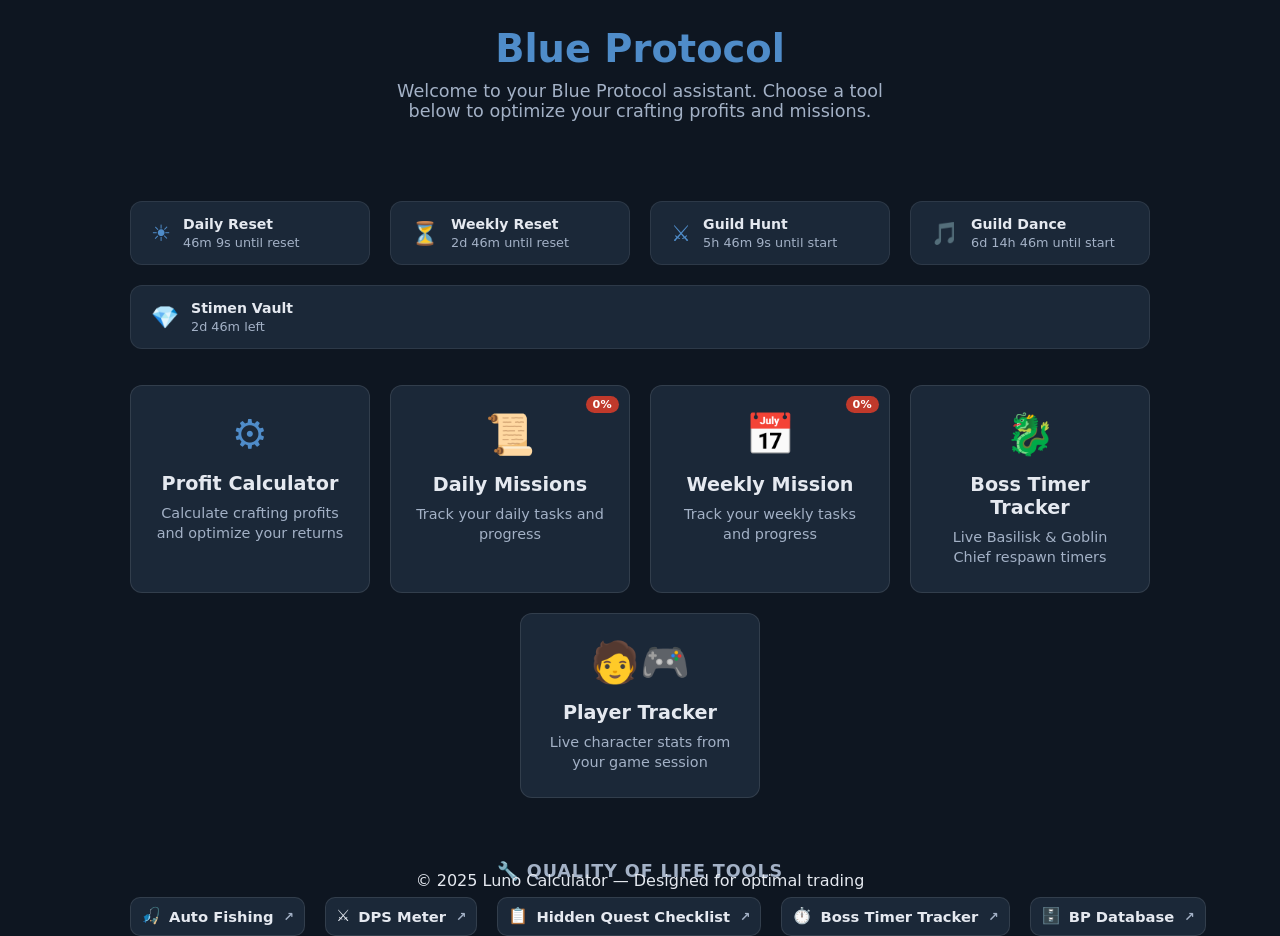
<file: index.html>
<!DOCTYPE html>
<html lang="en">
<head>
  <meta charset="UTF-8">
  <meta name="viewport" content="width=device-width, initial-scale=1.0">
  <meta name="description" content="Blue Protocol - Optimize your crafting profits and daily missions">
  <title>Blue Protocol</title>
  <link rel="stylesheet" href="assets/css/main.css">
</head>
<body>
  <header>
    <h1>Blue Protocol</h1>
    <p>Welcome to your Blue Protocol assistant. Choose a tool below to optimize your crafting profits and missions.</p>
  </header>

  <!-- Event Timers -->
  <section class="timers" id="timers" aria-label="Event Timers"></section>

  <nav class="nav-buttons" role="navigation" aria-label="Main navigation">
    <a href="profit-calculator/" class="nav-button" aria-label="Open Profit Calculator">
      <div class="icon">⚙️</div>
      <h3>Profit Calculator</h3>
      <p class="description">Calculate crafting profits and optimize your returns</p>
    </a>
    <a href="daily-missions/" class="nav-button" aria-label="Open Daily Missions Tracker">
      <span class="nav-progress-badge" id="daily-progress-badge">0%</span>
      <div class="icon">📜</div>
      <h3>Daily Missions</h3>
      <p class="description">Track your daily tasks and progress</p>
    </a>
    <a href="weekly-missions/" class="nav-button" aria-label="Open Weekly Mission">
      <span class="nav-progress-badge" id="weekly-progress-badge">0%</span>
      <div class="icon">📅</div>
      <h3>Weekly Mission</h3>
      <p class="description">Track your weekly tasks and progress</p>
    </a>
    <a href="boss-tracker/" class="nav-button " aria-label="Open Boss Timer Tracker">
      <div class="icon">🐉</div>
      <h3>Boss Timer Tracker</h3>
      <p class="description">Live Basilisk &amp; Goblin Chief respawn timers</p>
    </a>
    <a href="player-tracker/" class="nav-button" aria-label="Open Player Tracker">
      <div class="icon">🧑‍🎮</div>
      <h3>Player Tracker</h3>
      <p class="description">Live character stats from your game session</p>
    </a>
  </nav>

  <!-- Quality of Life Tools -->
  <section class="qol-section" aria-label="Quality of Life Tools">
    <h2 class="qol-title">🔧 Quality of Life Tools</h2>
    <div class="qol-buttons">
      <a href="https://github.com/Xuan-cc/ShiroFisher-StarResonanceSmartFishing/blob/main/README.md" class="qol-button" target="_blank" rel="noopener noreferrer">
        <span class="qol-icon">🎣</span>
        <span class="qol-name">Auto Fishing</span>
        <span class="qol-ext">↗</span>
      </a>
      <a href="https://github.com/Blue-Protocol-Source/BPSR-ZDPS" class="qol-button" target="_blank" rel="noopener noreferrer">
        <span class="qol-icon">⚔️</span>
        <span class="qol-name">DPS Meter</span>
        <span class="qol-ext">↗</span>
      </a>
      <a href="https://bpevents.poofcakes.com/hidden-quests#season-2" class="qol-button" target="_blank" rel="noopener noreferrer">
        <span class="qol-icon">📋</span>
        <span class="qol-name">Hidden Quest Checklist</span>
        <span class="qol-ext">↗</span>
      </a>
      <a href="https://bptimer.com/" class="qol-button" target="_blank" rel="noopener noreferrer">
        <span class="qol-icon">⏱️</span>
        <span class="qol-name">Boss Timer Tracker</span>
        <span class="qol-ext">↗</span>
      </a>
      <a href="https://bp-db.de/" class="qol-button" target="_blank" rel="noopener noreferrer">
        <span class="qol-icon">🗄️</span>
        <span class="qol-name">BP Database</span>
        <span class="qol-ext">↗</span>
      </a>
    </div>
  </section>

  <footer style="position: absolute; bottom: 0; width: 100%; text-align: center; padding: 10px 0;">
    © 2025 Luno Calculator — Designed for optimal trading
  </footer>

  <script src="assets/js/timers.js"></script>
  <script>
    (function () {
      // Daily missions — total tasks defined in assets/js/daily-missions.js GROUPS
      const DAILY_TOTAL = 12;
      const dailySaved = JSON.parse(localStorage.getItem('daily-missions-v2') || '{}');
      const dailyDone = Object.values(dailySaved).filter(Boolean).length;
      const dailyPct = Math.round((dailyDone / DAILY_TOTAL) * 100);
      const dailyBadge = document.getElementById('daily-progress-badge');
      dailyBadge.textContent = dailyPct + '%';
      if (dailyPct === 100) dailyBadge.classList.add('nav-progress-badge--done');

      // Weekly missions — total tasks defined in assets/js/weekly-missions.js GROUPS
      const WEEKLY_TOTAL = 18;
      const weeklySaved = JSON.parse(localStorage.getItem('weekly-missions-v2') || '{}');
      const weeklyDone = Object.values(weeklySaved).filter(Boolean).length;
      const weeklyPct = Math.round((weeklyDone / WEEKLY_TOTAL) * 100);
      const weeklyBadge = document.getElementById('weekly-progress-badge');
      weeklyBadge.textContent = weeklyPct + '%';
      if (weeklyPct === 100) weeklyBadge.classList.add('nav-progress-badge--done');
    })();
  </script>
</body>
</html>
</file>
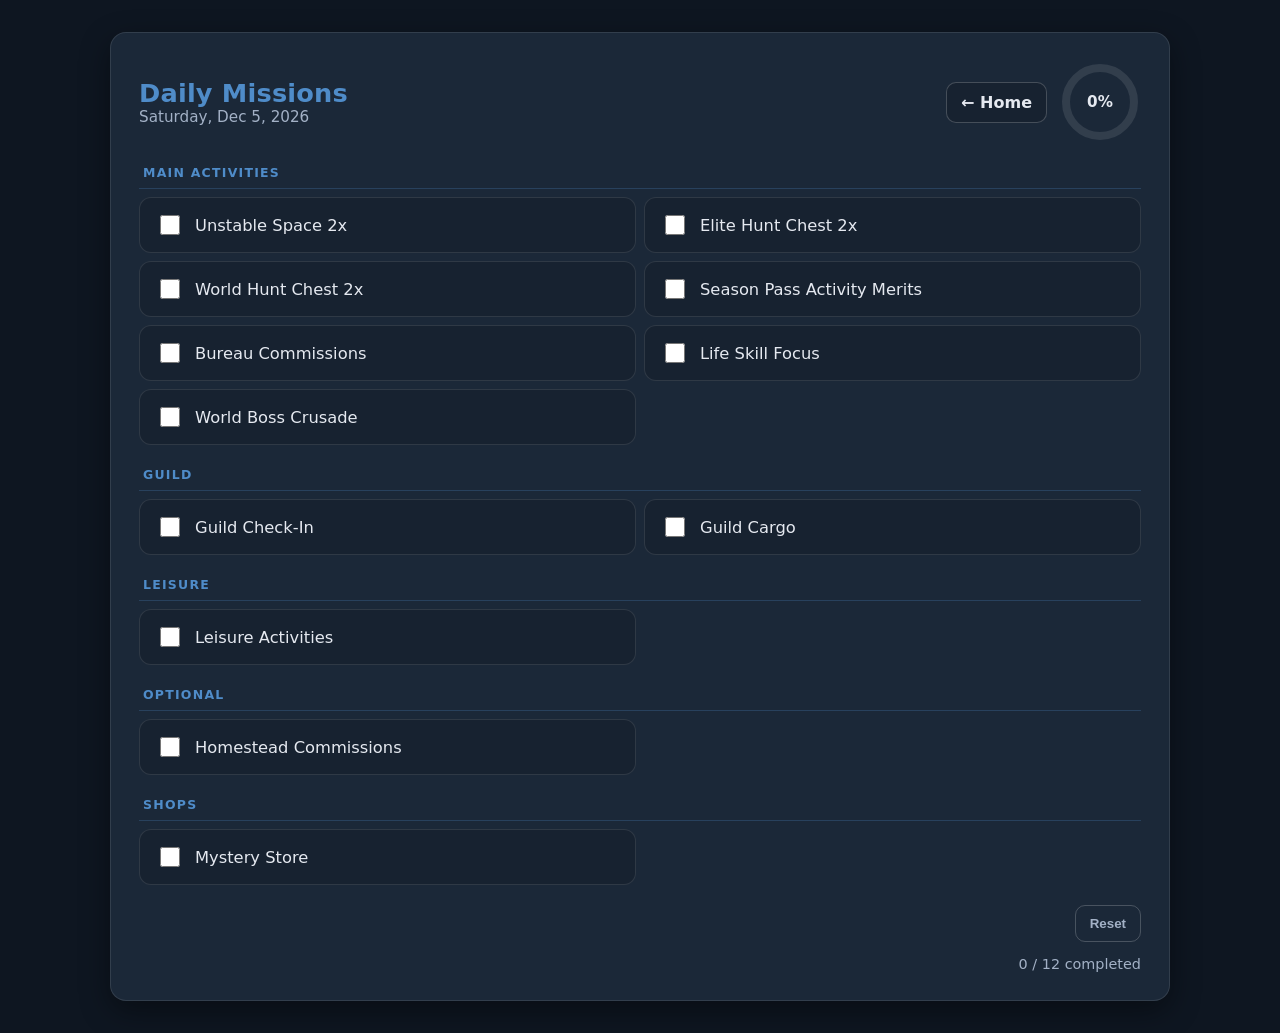
<file: daily-missions/index.html>
<!DOCTYPE html>
<html lang="en">
<head>
  <meta charset="UTF-8" />
  <meta name="viewport" content="width=device-width, initial-scale=1.0"/>
  <title>Daily Missions</title>
  <link rel="stylesheet" href="../assets/css/daily-missions.css">
</head>
<body>
  <main class="card" role="main">
    <header>
      <div>
        <h1>Daily Missions</h1>
        <div class="sub" id="dateSub">Track your day's tasks.</div>
      </div>
      <div class="topbar">
        <a class="home-link" href="../">← Home</a>

        <!-- Progress circle -->
        <div class="progress" aria-hidden="true">
          <svg width="82" height="82">
            <circle class="track" cx="41" cy="41" r="34" stroke-width="8" fill="none"/>
            <circle class="indicator" id="ring" cx="41" cy="41" r="34" stroke-width="8" fill="none"
                    stroke-linecap="round" stroke-dasharray="213.628" stroke-dashoffset="213.628"/>
          </svg>
          <div class="label" id="progressLabel">0%</div>
        </div>
      </div>
    </header>

    <section class="list" id="missionList">
      <!-- Items created by JS for cleaner storage keys -->
    </section>

    <div class="row-end">
      <button class="btn secondary" id="resetBtn" title="Uncheck all tasks">Reset</button>
    </div>

    <footer id="summary">0 / 8 completed</footer>
  </main>

  <script src="../assets/js/daily-missions.js"></script>
</body>
</html>
</file>
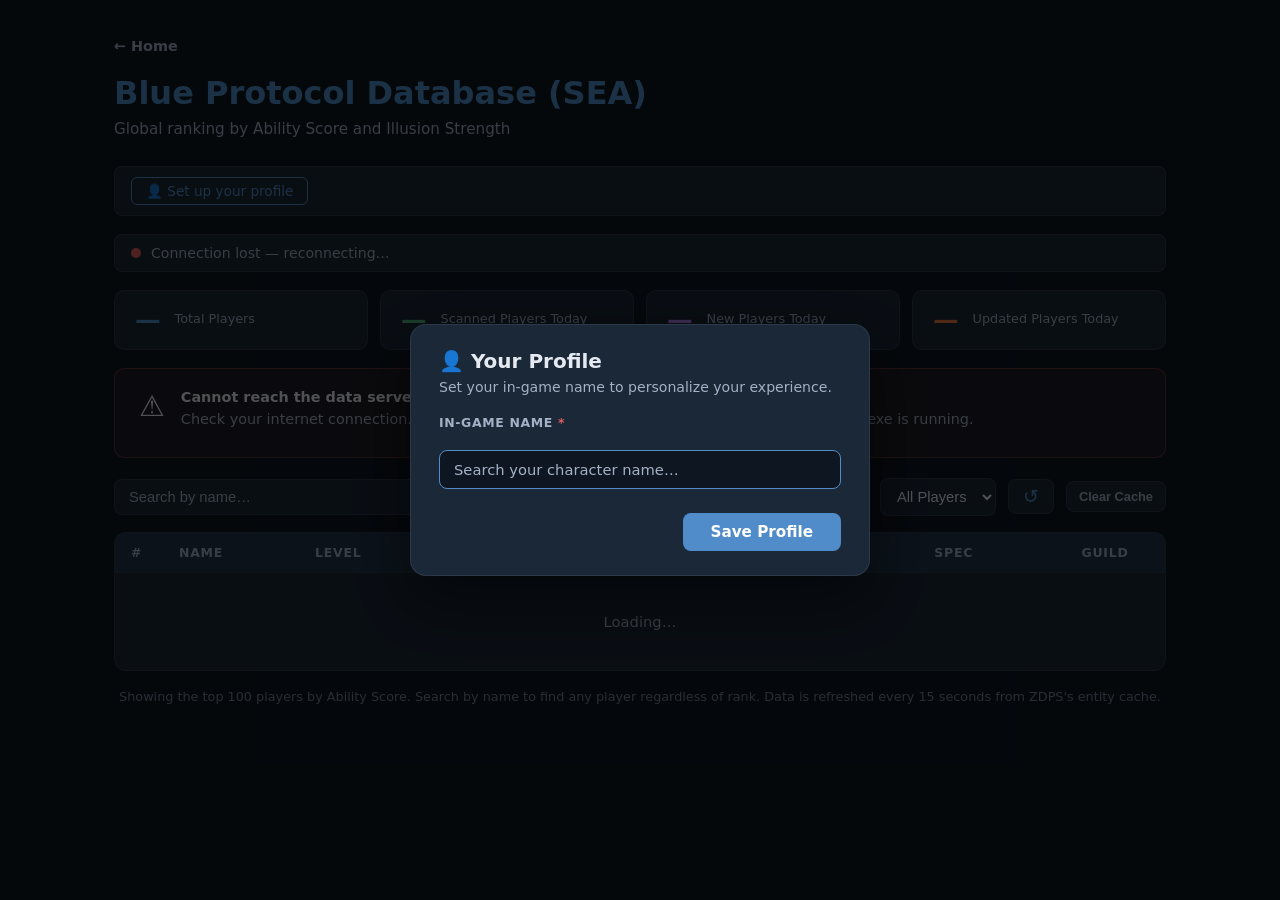
<file: player-tracker/index.html>
<!DOCTYPE html>
<html lang="en">
<head>
  <meta charset="UTF-8" />
  <meta name="viewport" content="width=device-width, initial-scale=1.0"/>
  <meta name="description" content="Live player stats from your Blue Protocol: Star Resonance game session">
  <title>Top 100 Players — Blue Protocol</title>
  <link rel="stylesheet" href="../assets/css/player-tracker.css">
</head>
<body>
  <div class="pt-page">

    <div class="pt-page-header">
      <a class="pt-home-link" href="../">← Home</a>
      <h1 class="pt-page-title">Blue Protocol Database (SEA)</h1>
      <p class="pt-page-sub">Global ranking by Ability Score and Illusion Strength</p>
    </div>

    <!-- Visitor profile bar -->
    <div class="pt-profile-bar" id="pt-profile-bar"></div>

    <!-- Status bar -->
    <div class="pt-status-bar" id="pt-status-bar">
      <span class="pt-status-dot" id="pt-status-dot"></span>
      <span id="pt-status-text">Connecting…</span>
      <span class="pt-status-count" id="pt-status-count"></span>
      <span class="pt-status-time" id="pt-status-time"></span>
    </div>

    <!-- Stats cards -->
    <div class="pt-stats-row" id="pt-stats-row">
      <div class="pt-stat-card pt-stat-card--blue">
        <span class="pt-stat-value" id="pt-stat-total">—</span>
        <span class="pt-stat-label">Total Players</span>
      </div>
      <div class="pt-stat-card pt-stat-card--green">
        <span class="pt-stat-value" id="pt-stat-scanned">—</span>
        <span class="pt-stat-label">Scanned Players Today</span>
      </div>
      <div class="pt-stat-card pt-stat-card--purple">
        <span class="pt-stat-value" id="pt-stat-new">—</span>
        <span class="pt-stat-label">New Players Today</span>
      </div>
      <div class="pt-stat-card pt-stat-card--orange">
        <span class="pt-stat-value" id="pt-stat-updated">—</span>
        <span class="pt-stat-label">Updated Players Today</span>
      </div>
    </div>

    <!-- Setup notice — shown when server is not reachable -->
    <div class="pt-notice" id="pt-notice" hidden>
      <div class="pt-notice-icon">⚠️</div>
      <div class="pt-notice-body">
        <strong>Cannot reach the data server</strong>
        <p>Check your internet connection. Player data is synced to the cloud whenever BP-Player-Tracker.exe is running.</p>
      </div>
    </div>

    <!-- Controls -->
    <div class="pt-controls" id="pt-controls">
      <input
        type="search"
        id="pt-search"
        class="pt-search"
        placeholder="Search by name…"
        aria-label="Search players by name"
      />
      <label class="pt-sort-label" for="pt-sort">Sort by:</label>
      <select id="pt-sort" class="pt-sort-select" aria-label="Sort players">
        <option value="abilityScore">Ability Score</option>
        <option value="illusionStrength">Illusion Strength</option>
        <option value="seasonLevel">Season Level</option>
        <option value="level">Level</option>
        <option value="name">Name</option>
      </select>
      <label class="pt-sort-label" for="pt-view">View:</label>
      <select id="pt-view" class="pt-sort-select" aria-label="View filter">
        <option value="all">All Players</option>
        <option value="guild">Guild</option>
      </select>
      <button class="pt-refresh-btn" id="pt-refresh-btn" title="Refresh now"><span class="pt-refresh-icon">↺</span></button>
      <button class="pt-clear-cache-btn" id="pt-clear-cache-btn" title="Clear stale data and reload fresh from server">Clear Cache</button>
    </div>

    <!-- Guild panel — shown when Guild view is active -->
    <div class="pt-guild-panel" id="pt-guild-panel" hidden></div>

    <!-- Player table -->
    <div class="pt-table-wrapper" id="pt-table-wrapper">
      <table class="pt-table" id="pt-table" aria-label="Player list">
        <thead>
          <tr>
            <th class="pt-col-rank">#</th>
            <th class="pt-col-name">Name</th>
            <th class="pt-col-level">Level</th>
            <th class="pt-col-as">Ability Score / Illusion Str</th>
            <th class="pt-col-spec">Spec</th>
            <th class="pt-col-action" id="pt-col-action-header">Guild</th>
          </tr>
        </thead>
        <tbody id="pt-tbody">
          <tr class="pt-loading-row">
            <td colspan="6">Loading…</td>
          </tr>
        </tbody>
      </table>
    </div>

    <p class="pt-footer-note">
      Showing the top 100 players by Ability Score. Search by name to find any player regardless of rank.
      Data is refreshed every 15 seconds from ZDPS's entity cache.
    </p>

  </div>

  <!-- Profile / identity modal -->
  <div class="pt-modal-overlay" id="pt-profile-modal" hidden>
    <div class="pt-modal">
      <div class="pt-modal-header">
        <h2 class="pt-modal-title">👤 Your Profile</h2>
        <p class="pt-modal-sub">Set your in-game name to personalize your experience.</p>
      </div>
      <div class="pt-modal-body">
        <label class="pt-modal-label">In-game Name <span class="pt-modal-required">*</span></label>
        <div class="pt-autocomplete-wrapper">
          <input type="text" id="pt-profile-name" class="pt-modal-input"
                 placeholder="Search your character name…" autocomplete="off" />
          <div class="pt-dropdown" id="pt-name-dropdown" hidden></div>
        </div>
        <p class="pt-modal-name-hint" id="pt-modal-name-hint" hidden>
          ⚠️ Name not found in the player database. You must appear in the tracker data to set up a profile.
        </p>

        <div id="pt-profile-guild-section" hidden>
          <label class="pt-modal-label">Guild <span class="pt-modal-hint">(optional)</span></label>
          <div class="pt-autocomplete-wrapper">
            <input type="text" id="pt-profile-guild-input" class="pt-modal-input"
                   placeholder="Search existing or type a new guild name…" autocomplete="off" />
            <div class="pt-dropdown" id="pt-guild-dropdown" hidden></div>
          </div>

          <div id="pt-profile-guild-id-row" hidden>
            <label class="pt-modal-label">
              Guild ID
              <span class="pt-modal-hint">(new guild — leave blank to auto-generate)</span>
            </label>
            <input type="text" id="pt-profile-guild-id" class="pt-modal-input"
                   placeholder="e.g. luno-alliance" autocomplete="off" />
          </div>
        </div>
      </div>
      <div class="pt-modal-footer">
        <button class="pt-modal-save-btn" id="pt-profile-save">Save Profile</button>
      </div>
    </div>
  </div>

  <script src="../assets/js/player-tracker.js"></script>
</body>
</html>
</file>
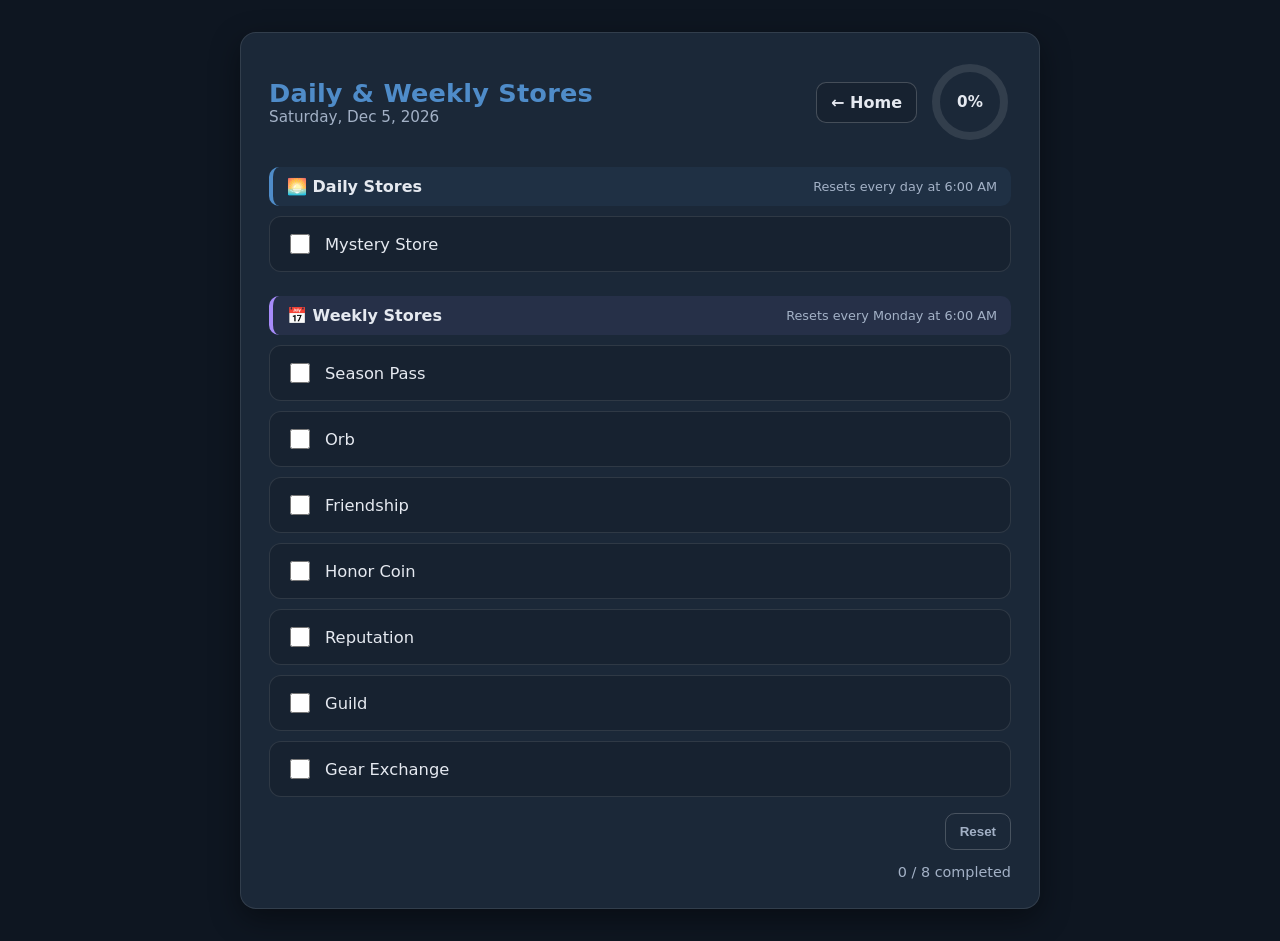
<file: stores/index.html>
<!DOCTYPE html>
<html lang="en">
<head>
  <meta charset="UTF-8" />
  <meta name="viewport" content="width=device-width, initial-scale=1.0"/>
  <title>Daily & Weekly Stores - Blue Protocol</title>
  <link rel="stylesheet" href="../assets/css/stores.css">
</head>
<body>
  <main class="card" role="main">
    <header>
      <div>
        <h1>Daily & Weekly Stores</h1>
        <div class="sub" id="dateSub">Track your store resets.</div>
      </div>
      <div class="topbar">
        <a class="home-link" href="../">← Home</a>

        <!-- Progress circle -->
        <div class="progress" aria-hidden="true">
          <svg width="82" height="82">
            <circle class="track" cx="41" cy="41" r="34" stroke-width="8" fill="none"/>
            <circle class="indicator" id="ring" cx="41" cy="41" r="34" stroke-width="8" fill="none"
                    stroke-linecap="round" stroke-dasharray="213.628" stroke-dashoffset="213.628"/>
          </svg>
          <div class="label" id="progressLabel">0%</div>
        </div>
      </div>
    </header>

    <!-- Daily Stores -->
    <div class="section-header daily-header">
      <span class="section-title">🌅 Daily Stores</span>
      <span class="section-note">Resets every day at 6:00 AM</span>
    </div>
    <section class="list" id="dailyList"></section>

    <!-- Weekly Stores -->
    <div class="section-header weekly-header">
      <span class="section-title">📅 Weekly Stores</span>
      <span class="section-note">Resets every Monday at 6:00 AM</span>
    </div>
    <section class="list" id="weeklyList"></section>

    <div class="row-end">
      <button class="btn secondary" id="resetBtn" title="Uncheck all stores">Reset</button>
    </div>

    <footer id="summary">0 / 8 completed</footer>
  </main>

  <script src="../assets/js/stores.js"></script>
</body>
</html>
</file>
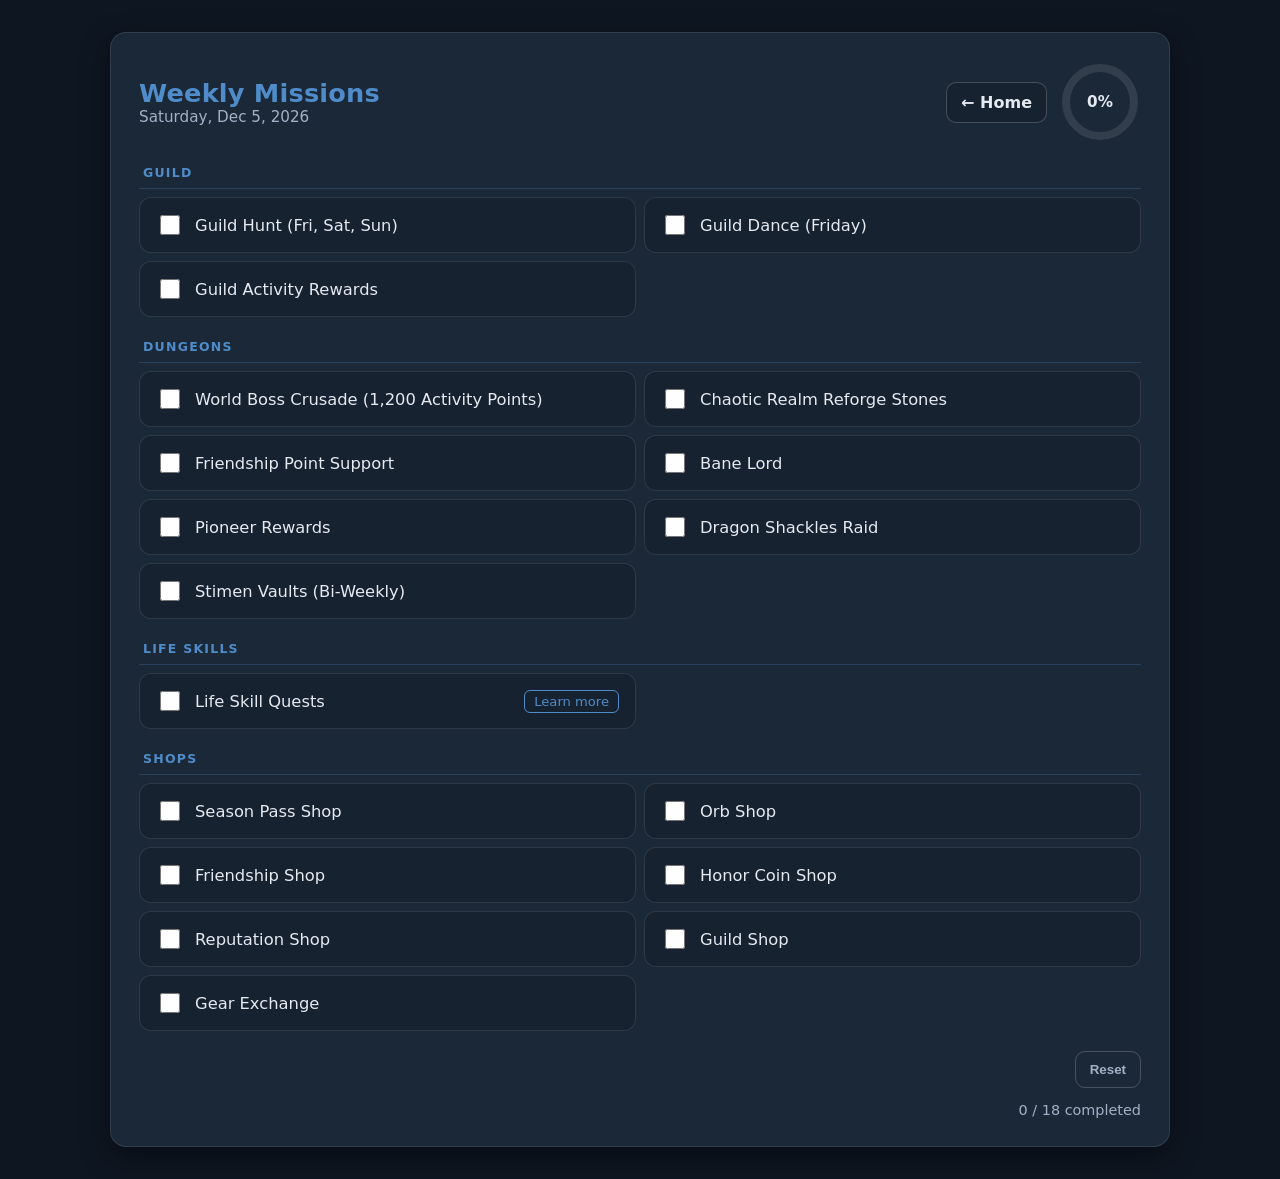
<file: weekly-missions/index.html>
<!DOCTYPE html>
<html lang="en">
<head>
  <meta charset="UTF-8" />
  <meta name="viewport" content="width=device-width, initial-scale=1.0"/>
  <title>Weekly Missions - Blue Protocol</title>
  <link rel="stylesheet" href="../assets/css/daily-missions.css">
</head>
<body>
  <main class="card" role="main">
    <header>
      <div>
        <h1>Weekly Missions</h1>
        <div class="sub" id="dateSub">Track your weekly tasks.</div>
      </div>
      <div class="topbar">
        <a class="home-link" href="../">← Home</a>

        <!-- Progress circle -->
        <div class="progress" aria-hidden="true">
          <svg width="82" height="82">
            <circle class="track" cx="41" cy="41" r="34" stroke-width="8" fill="none"/>
            <circle class="indicator" id="ring" cx="41" cy="41" r="34" stroke-width="8" fill="none"
                    stroke-linecap="round" stroke-dasharray="213.628" stroke-dashoffset="213.628"/>
          </svg>
          <div class="label" id="progressLabel">0%</div>
        </div>
      </div>
    </header>

    <section class="list" id="missionList">
      <!-- Items created by JS -->
    </section>

    <div class="row-end">
      <button class="btn secondary" id="resetBtn" title="Uncheck all tasks">Reset</button>
    </div>

    <footer id="summary">0 / 10 completed</footer>
  </main>

  <script src="../assets/js/weekly-missions.js"></script>
</body>
</html>
</file>
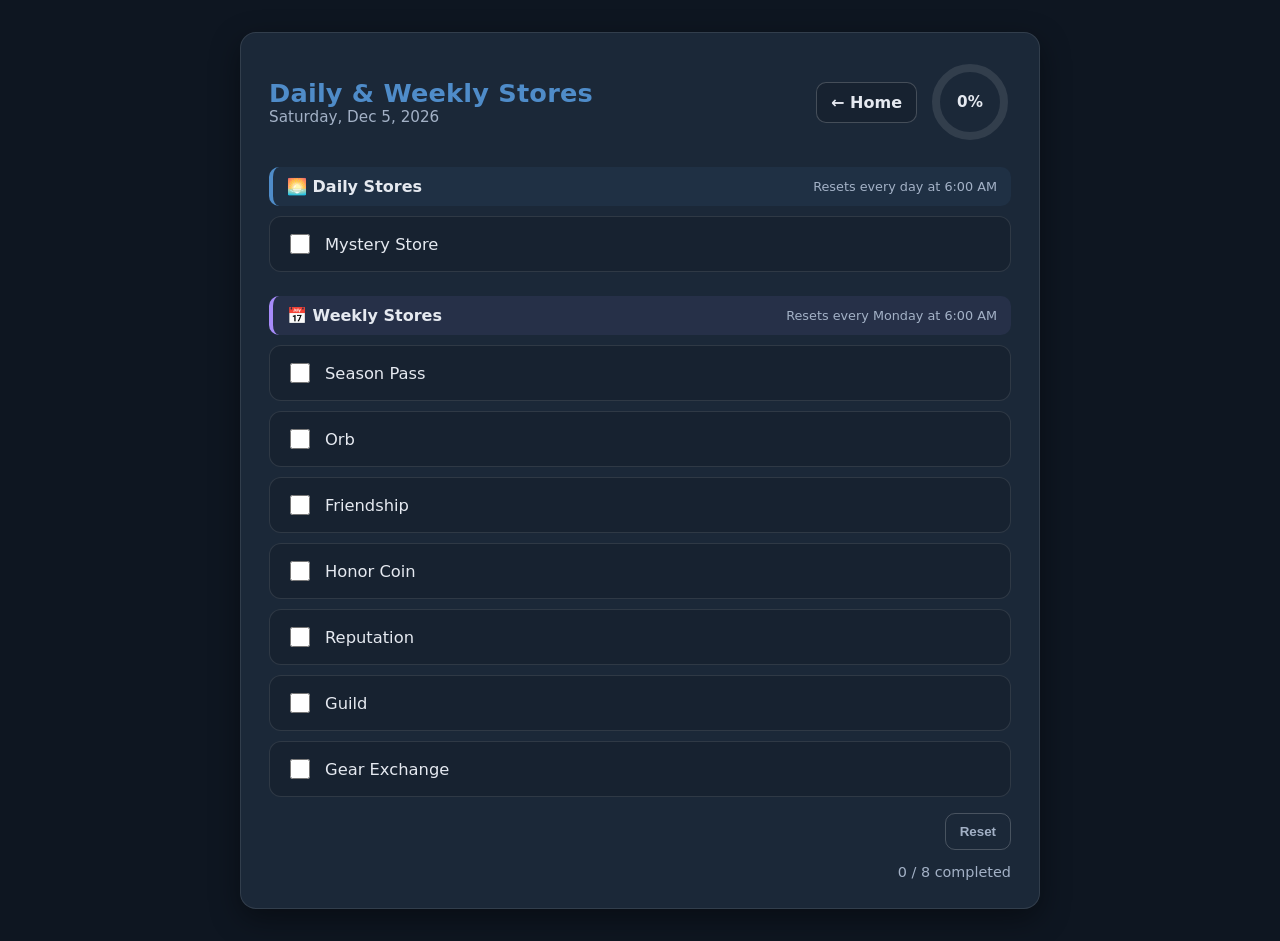
<file: stores.html>
<!DOCTYPE html>
<html lang="en">
<head>
  <meta charset="UTF-8" />
  <meta name="viewport" content="width=device-width, initial-scale=1.0"/>
  <title>Daily & Weekly Stores - Blue Protocol</title>
  <link rel="stylesheet" href="assets/css/stores.css">
</head>
<body>
  <main class="card" role="main">
    <header>
      <div>
        <h1>Daily & Weekly Stores</h1>
        <div class="sub" id="dateSub">Track your store resets.</div>
      </div>
      <div class="topbar">
        <a class="home-link" href="index.html">← Home</a>

        <!-- Progress circle -->
        <div class="progress" aria-hidden="true">
          <svg width="82" height="82">
            <circle class="track" cx="41" cy="41" r="34" stroke-width="8" fill="none"/>
            <circle class="indicator" id="ring" cx="41" cy="41" r="34" stroke-width="8" fill="none"
                    stroke-linecap="round" stroke-dasharray="213.628" stroke-dashoffset="213.628"/>
          </svg>
          <div class="label" id="progressLabel">0%</div>
        </div>
      </div>
    </header>

    <!-- Daily Stores -->
    <div class="section-header daily-header">
      <span class="section-title">🌅 Daily Stores</span>
      <span class="section-note">Resets every day at 6:00 AM</span>
    </div>
    <section class="list" id="dailyList"></section>

    <!-- Weekly Stores -->
    <div class="section-header weekly-header">
      <span class="section-title">📅 Weekly Stores</span>
      <span class="section-note">Resets every Monday at 6:00 AM</span>
    </div>
    <section class="list" id="weeklyList"></section>

    <div class="row-end">
      <button class="btn secondary" id="resetBtn" title="Uncheck all stores">Reset</button>
    </div>

    <footer id="summary">0 / 8 completed</footer>
  </main>

  <script src="assets/js/stores.js"></script>
</body>
</html>
</file>
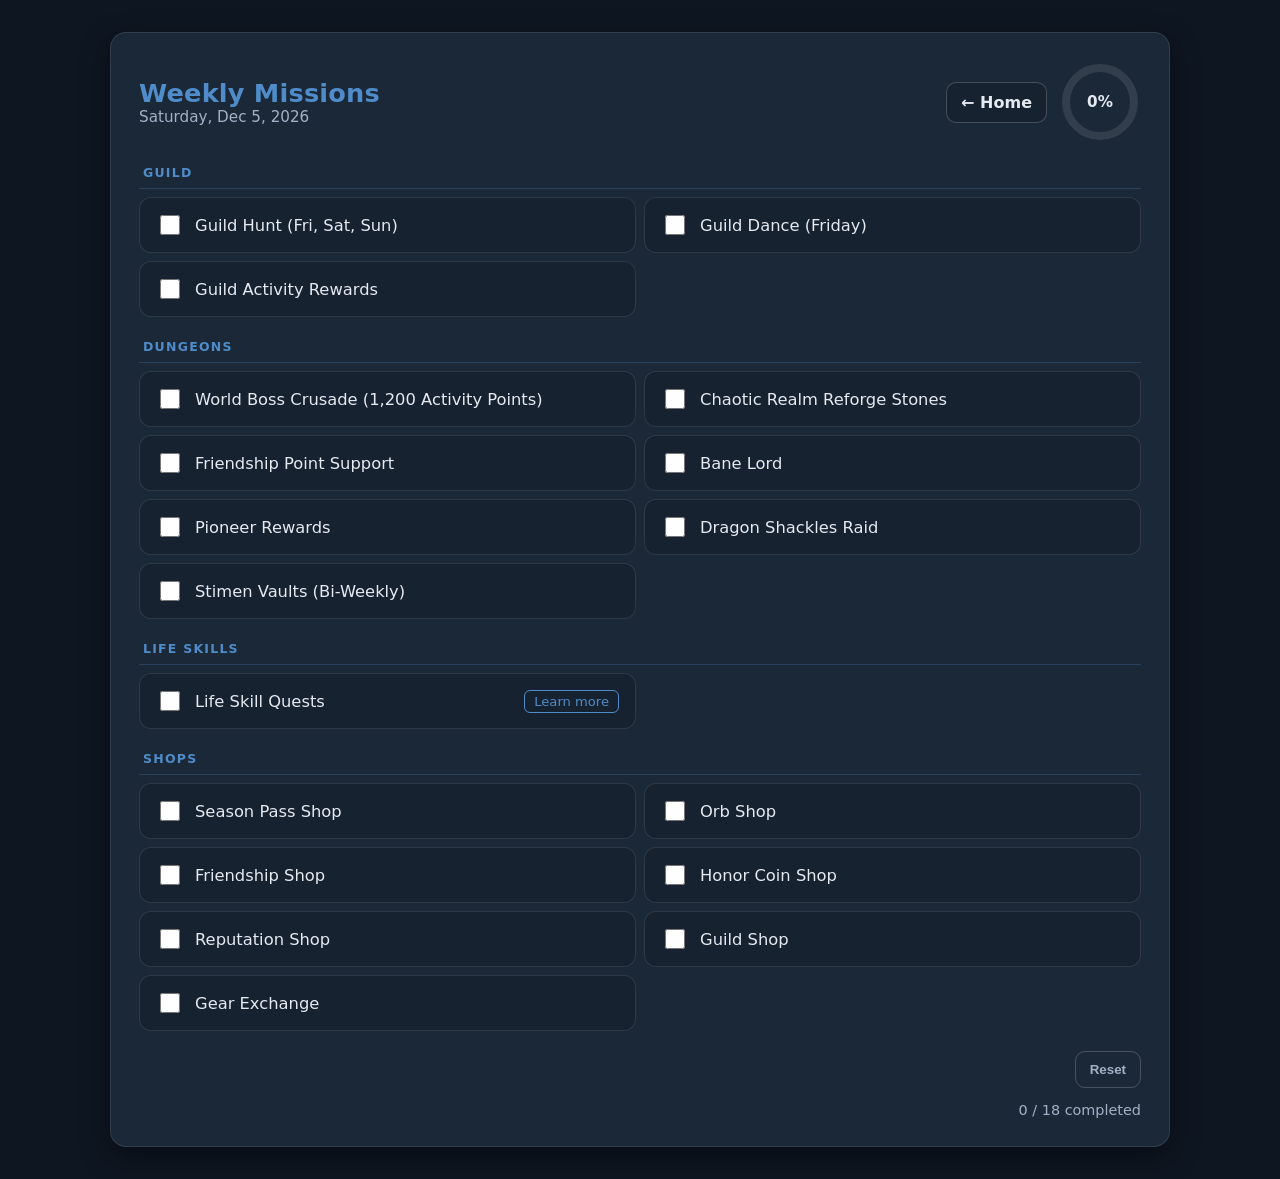
<file: weekly-missions.html>
<!DOCTYPE html>
<html lang="en">
<head>
  <meta charset="UTF-8" />
  <meta name="viewport" content="width=device-width, initial-scale=1.0"/>
  <title>Weekly Missions - Blue Protocol</title>
  <link rel="stylesheet" href="assets/css/daily-missions.css">
</head>
<body>
  <main class="card" role="main">
    <header>
      <div>
        <h1>Weekly Missions</h1>
        <div class="sub" id="dateSub">Track your weekly tasks.</div>
      </div>
      <div class="topbar">
        <a class="home-link" href="index.html">← Home</a>

        <!-- Progress circle -->
        <div class="progress" aria-hidden="true">
          <svg width="82" height="82">
            <circle class="track" cx="41" cy="41" r="34" stroke-width="8" fill="none"/>
            <circle class="indicator" id="ring" cx="41" cy="41" r="34" stroke-width="8" fill="none"
                    stroke-linecap="round" stroke-dasharray="213.628" stroke-dashoffset="213.628"/>
          </svg>
          <div class="label" id="progressLabel">0%</div>
        </div>
      </div>
    </header>

    <section class="list" id="missionList">
      <!-- Items created by JS -->
    </section>

    <div class="row-end">
      <button class="btn secondary" id="resetBtn" title="Uncheck all tasks">Reset</button>
    </div>

    <footer id="summary">0 / 10 completed</footer>
  </main>

  <script src="assets/js/weekly-missions.js"></script>
</body>
</html>
</file>
<file: assets/css/main.css>
/* Main styles for Luno Calculator */
:root {
  --bg-dark: #0e1621;
  --bg-panel: #1b2838;
  --accent: #4f8cc9;
  --text-main: #e5e9f0;
  --text-muted: #a3b1c6;
  --hover: #5fa0e0;
  --gap: 20px;
  --content-width: 1060px;
}

* {
  box-sizing: border-box;
}

body {
  margin: 0;
  font-family: Inter, 'Segoe UI', system-ui, -apple-system, sans-serif;
  background: var(--bg-dark);
  color: var(--text-main);
  display: flex;
  flex-direction: column;
  min-height: 100vh;
  align-items: center;
  justify-content: center;
  text-align: center;
}

header {
  margin-bottom: 40px;
}

h1 {
  font-size: 2.4rem;
  color: var(--accent);
  margin-bottom: 10px;
}

p {
  color: var(--text-muted);
  font-size: 1.1rem;
  max-width: 500px;
  margin: 0 auto 40px auto;
}

.nav-buttons {
  display: flex;
  gap: var(--gap);
  flex-wrap: wrap;
  justify-content: center;
  width: 100%;
  max-width: var(--content-width);
  padding: 0 20px;
}

.nav-button {
  display: flex;
  flex-direction: column;
  align-items: center;
  padding: 25px;
  background: var(--bg-panel);
  border: 1px solid rgba(255, 255, 255, 0.1);
  border-radius: 12px;
  text-decoration: none;
  color: var(--text-main);
  transition: all 0.3s ease;
  width: 240px;
  position: relative;
  overflow: hidden;
}

.nav-button:hover {
  background: rgba(79, 140, 201, 0.1);
  border-color: var(--accent);
  transform: translateY(-2px);
  box-shadow: 0 8px 25px rgba(0, 0, 0, 0.3);
}

.nav-button::before {
  content: '';
  position: absolute;
  top: 0;
  left: -100%;
  width: 100%;
  height: 100%;
  background: linear-gradient(90deg, transparent, rgba(255, 255, 255, 0.1), transparent);
  transition: left 0.5s;
}

.nav-button:hover::before {
  left: 100%;
}

.nav-button .icon {
  font-size: 2.5rem;
  margin-bottom: 15px;
  color: var(--accent);
}

.nav-button h3 {
  margin: 0 0 8px 0;
  font-size: 1.2rem;
  color: var(--text-main);
}

.nav-button .description {
  font-size: 0.9rem;
  color: var(--text-muted);
  line-height: 1.4;
  margin: 0;
}

.nav-button--full {
  width: 100%;
  flex: 1 1 100%;
}

.nav-progress-badge {
  position: absolute;
  top: 10px;
  right: 10px;
  background: #c0392b;
  color: #fff;
  font-size: 0.7rem;
  font-weight: 700;
  padding: 3px 7px;
  border-radius: 10px;
  line-height: 1;
  min-width: 32px;
  text-align: center;
  letter-spacing: 0.02em;
  z-index: 1;
}

.nav-progress-badge--done {
  background: #27ae60;
}

@media (max-width: 768px) {
  .nav-buttons {
    gap: 20px;
    padding: 0 20px;
  }
  
  .nav-button {
    width: 220px;
    padding: 20px;
  }
  
  h1 {
    font-size: 2rem;
  }
  
  p {
    font-size: 1rem;
    padding: 0 20px;
  }
}

/* ── Quality of Life Tools ── */
.qol-section {
  margin-top: 48px;
  width: 100%;
  max-width: var(--content-width);
  padding: 0 20px;
  text-align: center;
}

.qol-title {
  font-size: 1.1rem;
  font-weight: 700;
  color: var(--text-muted);
  letter-spacing: 0.05em;
  text-transform: uppercase;
  margin-bottom: 16px;
}

.qol-buttons {
  display: grid;
  grid-template-columns: repeat(5, 1fr);
  gap: var(--gap);
}

.qol-button {
  display: inline-flex;
  align-items: center;
  gap: 8px;
  padding: 10px;
  background: var(--bg-panel);
  border: 1px solid rgba(255,255,255,0.1);
  border-radius: 10px;
  text-decoration: none;
  color: var(--text-main);
  font-size: 0.92rem;
  font-weight: 600;
  transition: all 0.2s ease;
  white-space: nowrap;
}

.qol-button:hover {
  background: rgba(79, 140, 201, 0.12);
  border-color: var(--accent);
  color: var(--accent);
  transform: translateY(-1px);
  box-shadow: 0 4px 14px rgba(0,0,0,0.25);
}

.qol-icon {
  font-size: 1rem;
  line-height: 1;
}

.qol-ext {
  font-size: 0.78rem;
  color: var(--text-muted);
  margin-left: 2px;
}

.qol-button:hover .qol-ext {
  color: var(--accent);
}

/* ── Timer strip ── */
.timers {
  display: flex;
  gap: var(--gap);
  flex-wrap: wrap;
  justify-content: center;
  margin-bottom: 36px;
  width: 100%;
  max-width: var(--content-width);
  padding: 0 20px;
}

.timer-card {
  display: flex;
  align-items: center;
  gap: 12px;
  background: var(--bg-panel);
  border: 1px solid rgba(255,255,255,0.08);
  border-radius: 12px;
  padding: 14px 20px;
  flex: 1 1 175px;
  transition: border-color 0.2s;
}

.timer-card:hover {
  border-color: var(--accent);
}

.timer-icon {
  font-size: 1.4rem;
  flex-shrink: 0;
  line-height: 1;
  color: var(--accent);
}

.timer-body {
  text-align: left;
  min-width: 0;
}

.timer-name {
  font-weight: 700;
  font-size: 0.88rem;
  color: var(--text-main);
  white-space: nowrap;
  overflow: hidden;
  text-overflow: ellipsis;
}

.timer-value {
  font-size: 0.8rem;
  color: var(--text-muted);
  margin-top: 3px;
  white-space: nowrap;
}

@media (max-width: 480px) {
  .nav-buttons {
    flex-direction: column;
    align-items: center;
  }
  
  .nav-button {
    width: 100%;
    max-width: 280px;
  }

  .timer-card {
    max-width: 100%;
  }
}

@media (max-width: 1200px) {
  .nav-buttons {
    justify-content: center;
  }
  
  .nav-button {
    width: 220px;
  }
}
</file>
<file: assets/css/daily-missions.css>
/* Daily Missions Styles */
:root {
  --bg-dark: #0e1621;
  --panel: #1b2838;
  --panel-2: #172230;
  --text: #e5e9f0;
  --muted: #a3b1c6;
  --accent: #4f8cc9;
  --accent-2: #5fa0e0;
  --success: #3fb950;
  --active: #22c55e;
  --radius: 12px;
}

* {
  box-sizing: border-box;
}

body {
  margin: 0;
  font-family: Inter, 'Segoe UI', system-ui, -apple-system, sans-serif;
  background: var(--bg-dark);
  color: var(--text);
  min-height: 100vh;
  display: flex;
  align-items: flex-start;
  justify-content: center;
  padding: 32px;
}

.card {
  width: min(1060px, 100%);
  background: var(--panel);
  border: 1px solid rgba(255,255,255,0.1);
  border-radius: 16px;
  padding: 28px;
  box-shadow: 0 10px 30px rgba(0,0,0,0.4);
}

header {
  display: flex;
  align-items: center;
  justify-content: space-between;
  gap: 16px;
  margin-bottom: 18px;
}

h1 {
  margin: 0;
  font-size: 1.6rem;
  color: var(--accent);
  letter-spacing: 0.2px;
}

.sub {
  color: var(--muted);
  font-size: 0.95rem;
}

.topbar {
  display: flex;
  align-items: center;
  gap: 12px;
  flex-wrap: wrap;
}

.home-link {
  text-decoration: none;
  color: var(--text);
  background: var(--panel-2);
  padding: 10px 14px;
  border-radius: 10px;
  border: 1px solid rgba(255,255,255,0.2);
  transition: 0.2s ease;
  font-weight: 600;
}

.home-link:hover { 
  background: var(--accent); 
  color: var(--text);
}

/* Progress ring */
.progress {
  position: relative;
  width: 82px; 
  height: 82px;
}

.progress svg { 
  transform: rotate(-90deg);
}

.progress .track { 
  stroke: rgba(255,255,255,0.1);
}

.progress .indicator { 
  stroke: var(--accent-2); 
  transition: stroke-dashoffset 0.35s ease;
}

.progress .label {
  position: absolute; 
  top: 0; left: 0; right: 0; bottom: 0;
  display: flex; 
  align-items: center; 
  justify-content: center;
  font-weight: 700; 
  font-size: 0.95rem; 
  color: var(--text);
}

/* Checklist */
.list {
  margin-top: 10px;
  display: flex;
  flex-direction: column;
}

.group-header {
  font-size: 0.78rem;
  font-weight: 700;
  text-transform: uppercase;
  letter-spacing: 0.1em;
  color: var(--accent);
  padding: 18px 4px 8px;
  border-bottom: 1px solid rgba(79,140,201,0.25);
  margin-bottom: 8px;
}

.group-header:first-child {
  padding-top: 4px;
}

.group-items {
  display: grid;
  grid-template-columns: repeat(2, 1fr);
  gap: 8px;
  margin-bottom: 4px;
}

.item {
  background: var(--panel-2);
  border: 1px solid rgba(255,255,255,0.1);
  border-radius: 12px;
  padding: 14px 16px;
  display: flex;
  align-items: center;
  gap: 12px;
  transition: 0.2s ease;
  cursor: pointer;
}

.item:hover {
  border-color: var(--accent);
  background: rgba(79,140,201,0.1);
}

.item.done {
  background: rgba(34, 197, 94, 0.1);
  border-color: var(--active);
}

input[type="checkbox"] {
  width: 20px;
  height: 20px;
  accent-color: var(--accent);
  cursor: pointer;
}

.label {
  flex: 1;
  color: var(--text);
  font-size: 1.02rem;
  user-select: none;
}

.done .label { 
  color: var(--muted); 
  text-decoration: line-through; 
}

.learn-more {
  font-size: 0.82rem;
  color: var(--accent);
  text-decoration: none;
  border: 1px solid var(--accent);
  border-radius: 6px;
  padding: 3px 9px;
  white-space: nowrap;
  transition: 0.2s ease;
  flex-shrink: 0;
}

.learn-more:hover {
  background: var(--accent);
  color: var(--bg-dark);
}

.row-end {
  margin-top: 16px;
  display: flex; 
  gap: 10px; 
  flex-wrap: wrap; 
  justify-content: flex-end;
}

.btn {
  background: var(--panel-2);
  border: 1px solid rgba(255,255,255,0.2);
  color: var(--text);
  padding: 10px 14px;
  border-radius: 10px;
  cursor: pointer; 
  transition: 0.2s; 
  font-weight: 600;
}

.btn:hover { 
  background: var(--accent); 
  border-color: var(--accent);
}

.btn.secondary {
  background: transparent; 
  border-color: rgba(255,255,255,0.2); 
  color: var(--muted);
}

.btn.secondary:hover { 
  border-color: rgba(255,255,255,0.4); 
  color: var(--text); 
}

footer { 
  margin-top: 14px; 
  color: var(--muted); 
  font-size: 0.9rem; 
  text-align: right; 
}
</file>
<file: assets/css/player-tracker.css>
/* ─────────────────────────────────────────────
   Player Tracker Page Styles
   ───────────────────────────────────────────── */
:root {
  --bg-dark:    #0e1621;
  --bg-panel:   #1b2838;
  --accent:     #4f8cc9;
  --accent-dim: rgba(79,140,201,0.15);
  --text-main:  #e5e9f0;
  --text-muted: #a3b1c6;
  --success:    #4caf7d;
  --warning:    #e0a84d;
  --danger:     #e05d5d;
  --border:     rgba(255,255,255,0.08);
}

* { box-sizing: border-box; }

body {
  margin: 0;
  font-family: Inter, 'Segoe UI', system-ui, -apple-system, sans-serif;
  background: var(--bg-dark);
  color: var(--text-main);
  min-height: 100vh;
}

/* ── Page wrapper ── */
.pt-page {
  max-width: 1100px;
  margin: 0 auto;
  padding: 36px 24px 80px;
}

/* ── Page header ── */
.pt-page-header { margin-bottom: 28px; }

.pt-home-link {
  display: inline-block;
  color: var(--text-muted);
  text-decoration: none;
  font-size: 0.9rem;
  font-weight: 600;
  margin-bottom: 20px;
  transition: color 0.2s;
}
.pt-home-link:hover { color: var(--accent); }

.pt-page-title {
  font-size: 2rem;
  font-weight: 800;
  color: var(--accent);
  margin: 0 0 8px 0;
}
.pt-page-sub {
  color: var(--text-muted);
  font-size: 0.95rem;
  margin: 0;
}

/* ── Stats cards row ── */
.pt-stats-row {
  display: grid;
  grid-template-columns: repeat(4, 1fr);
  gap: 12px;
  margin-bottom: 18px;
}

.pt-stat-card {
  background: var(--bg-panel);
  border: 1px solid var(--border);
  border-radius: 10px;
  padding: 16px 20px;
  display: flex;
  align-items: center;
  gap: 14px;
}

.pt-stat-value {
  font-size: 1.6rem;
  font-weight: 800;
  font-variant-numeric: tabular-nums;
  line-height: 1;
  white-space: nowrap;
}

.pt-stat-label {
  font-size: 0.8rem;
  color: var(--text-muted);
  line-height: 1.3;
  font-weight: 500;
}

.pt-stat-card--blue   .pt-stat-value { color: #4f8cc9; }
.pt-stat-card--green  .pt-stat-value { color: #4caf7d; }
.pt-stat-card--purple .pt-stat-value { color: #a97de8; }
.pt-stat-card--orange .pt-stat-value { color: #e07840; }

@media (max-width: 800px) {
  .pt-stats-row { grid-template-columns: repeat(2, 1fr); }
}
@media (max-width: 420px) {
  .pt-stats-row { grid-template-columns: 1fr; }
}

/* ── Status bar ── */
.pt-status-bar {
  display: flex;
  align-items: center;
  gap: 10px;
  background: var(--bg-panel);
  border: 1px solid var(--border);
  border-radius: 8px;
  padding: 10px 16px;
  margin-bottom: 18px;
  font-size: 0.88rem;
  color: var(--text-muted);
}

.pt-status-dot {
  width: 10px;
  height: 10px;
  border-radius: 50%;
  background: var(--text-muted);
  flex-shrink: 0;
  transition: background 0.3s;
}
.pt-status-dot.online  { background: var(--success); box-shadow: 0 0 6px var(--success); }
.pt-status-dot.offline { background: var(--danger);  }
.pt-status-dot.loading { background: var(--warning); animation: pulse 1s infinite; }

@keyframes pulse {
  0%, 100% { opacity: 1; }
  50%       { opacity: 0.35; }
}

.pt-status-count {
  margin-left: auto;
  font-weight: 700;
  color: var(--accent);
}
.pt-status-time { color: var(--text-muted); font-size: 0.8rem; }

/* ── Setup notice ── */
.pt-notice {
  display: flex;
  gap: 16px;
  background: rgba(224,93,93,0.08);
  border: 1px solid rgba(224,93,93,0.35);
  border-radius: 10px;
  padding: 20px 24px;
  margin-bottom: 20px;
}
.pt-notice[hidden] { display: none; }
.pt-notice-icon { font-size: 1.8rem; flex-shrink: 0; }
.pt-notice-body { font-size: 0.9rem; color: var(--text-muted); }
.pt-notice-body strong { color: var(--text-main); }
.pt-notice-body p  { margin: 6px 0 10px; }
.pt-notice-body ol { margin: 0; padding-left: 18px; line-height: 1.8; }
.pt-notice-body code {
  background: var(--bg-panel);
  border: 1px solid var(--border);
  border-radius: 4px;
  padding: 1px 6px;
  font-size: 0.85em;
  color: var(--accent);
}

/* ── Controls ── */
.pt-controls {
  display: flex;
  align-items: center;
  gap: 12px;
  margin-bottom: 16px;
  flex-wrap: wrap;
}

.pt-search {
  flex: 1;
  min-width: 200px;
  background: var(--bg-panel);
  border: 1px solid var(--border);
  border-radius: 8px;
  color: var(--text-main);
  padding: 9px 14px;
  font-size: 0.92rem;
  outline: none;
  transition: border-color 0.2s;
}
.pt-search:focus { border-color: var(--accent); }
.pt-search::placeholder { color: var(--text-muted); }

.pt-sort-label { font-size: 0.88rem; color: var(--text-muted); white-space: nowrap; }

.pt-sort-select {
  background: var(--bg-panel);
  border: 1px solid var(--border);
  border-radius: 8px;
  color: var(--text-main);
  padding: 9px 12px;
  font-size: 0.92rem;
  outline: none;
  cursor: pointer;
  transition: border-color 0.2s;
}
.pt-sort-select:focus { border-color: var(--accent); }

.pt-refresh-btn {
  background: var(--bg-panel);
  border: 1px solid var(--border);
  border-radius: 8px;
  color: var(--accent);
  font-size: 1.2rem;
  padding: 7px 14px;
  cursor: pointer;
  transition: background 0.2s, border-color 0.2s;
  line-height: 1;
}
.pt-refresh-btn:hover { background: var(--accent-dim); border-color: var(--accent); }
.pt-refresh-btn.spinning .pt-refresh-icon { display: inline-block; animation: spin-ccw 0.6s linear; }
@keyframes spin-ccw { to { transform: rotate(-360deg); } }

.pt-clear-cache-btn {
  background: var(--bg-panel);
  border: 1px solid var(--border);
  border-radius: 8px;
  color: var(--text-muted);
  font-size: 0.8rem;
  font-weight: 600;
  padding: 7px 12px;
  cursor: pointer;
  transition: background 0.2s, border-color 0.2s, color 0.2s;
  white-space: nowrap;
}
.pt-clear-cache-btn:hover { background: rgba(224,93,93,0.1); border-color: var(--danger); color: var(--danger); }
.pt-clear-cache-btn:disabled { opacity: 0.5; cursor: default; }

/* ── Guild panel ── */
/* Add/remove guild buttons in table rows */
.pt-col-action { width: 120px; text-align: center; padding: 0 8px !important; }
.pt-table th.pt-col-action { text-align: center; }

/* Guild name badge shown when a player belongs to a guild */
.pt-guild-badge {
  display: inline-block;
  max-width: 110px;
  overflow: hidden;
  text-overflow: ellipsis;
  white-space: nowrap;
  background: rgba(149,102,229,0.15);
  color: #b48ef5;
  border-radius: 6px;
  padding: 2px 8px;
  font-size: 0.78rem;
  font-weight: 600;
  vertical-align: middle;
}

.pt-add-guild-btn {
  width: 26px;
  height: 26px;
  border-radius: 50%;
  border: 1.5px solid var(--accent);
  background: transparent;
  color: var(--accent);
  font-size: 1rem;
  line-height: 1;
  cursor: pointer;
  transition: background 0.15s, color 0.15s;
  display: inline-flex;
  align-items: center;
  justify-content: center;
}
.pt-add-guild-btn:hover { background: var(--accent); color: #fff; }
.pt-add-guild-btn--added {
  border-color: var(--text-muted);
  color: var(--text-muted);
  cursor: default;
}
.pt-add-guild-btn--no-guild {
  border-color: transparent;
  color: var(--text-muted);
  opacity: 0.35;
  cursor: not-allowed;
}

.pt-remove-guild-btn {
  width: 26px;
  height: 26px;
  border-radius: 50%;
  border: 1.5px solid var(--danger, #e05c5c);
  background: transparent;
  color: var(--danger, #e05c5c);
  font-size: 1.1rem;
  line-height: 1;
  cursor: pointer;
  transition: background 0.15s, color 0.15s;
  display: inline-flex;
  align-items: center;
  justify-content: center;
}
.pt-remove-guild-btn:hover { background: var(--danger, #e05c5c); color: #fff; }

/* ── Table wrapper ── */
.pt-table-wrapper {
  background: var(--bg-panel);
  border: 1px solid var(--border);
  border-radius: 12px;
  overflow: hidden;
}

/* ── Table ── */
.pt-table {
  width: 100%;
  border-collapse: collapse;
  font-size: 0.92rem;
}

.pt-table thead tr {
  background: rgba(79,140,201,0.12);
  border-bottom: 1px solid var(--border);
}

.pt-table th {
  color: var(--text-muted);
  font-size: 0.78rem;
  font-weight: 700;
  letter-spacing: 0.06em;
  text-transform: uppercase;
  padding: 12px 16px;
  text-align: left;
}

.pt-table td {
  padding: 12px 16px;
  border-bottom: 1px solid var(--border);
  vertical-align: middle;
}

.pt-table tbody tr:last-child td { border-bottom: none; }

.pt-table tbody tr {
  transition: background 0.15s;
}
.pt-table tbody tr:hover { background: rgba(79,140,201,0.06); }
.pt-table tbody tr.pt-self-row {
  background: rgba(79,140,201,0.12);
  outline: 1px solid rgba(79,140,201,0.35);
  outline-offset: -1px;
}
.pt-table tbody tr.pt-self-row:hover { background: rgba(79,140,201,0.18); }

/* Column widths */
.pt-col-rank { width: 48px; text-align: center; }
.pt-table .pt-col-as { text-align: center; }

/* Rank badge */
.pt-rank {
  display: inline-flex;
  align-items: center;
  justify-content: center;
  width: 28px;
  height: 28px;
  border-radius: 50%;
  font-weight: 700;
  font-size: 0.8rem;
  background: var(--bg-dark);
  color: var(--text-muted);
}
.pt-rank.gold   { background: rgba(224,168,77,0.2); color: #e0a84d; }
.pt-rank.silver { background: rgba(180,180,180,0.2); color: #b0b0b0; }
.pt-rank.bronze { background: rgba(176,116,80,0.2); color: #b07450; }

/* Player name */
.pt-name { font-weight: 600; color: var(--text-main); }

/* Level pill */
.pt-level {
  display: inline-block;
  background: rgba(79,140,201,0.15);
  color: var(--accent);
  border-radius: 6px;
  padding: 2px 8px;
  font-size: 0.82rem;
  font-weight: 700;
}

/* Season level suffix shown inside the level pill */
.pt-season-level {
  font-size: 0.75rem;
  font-weight: 600;
  opacity: 0.75;
  margin-left: 3px;
}

/* Ability score */
.pt-as { font-weight: 700; font-variant-numeric: tabular-nums; }

/* Ability score + illusion strength side by side */
.pt-as-row {
  display: inline-flex;
  align-items: baseline;
  gap: 8px;
}

/* Illusion strength shown beside ability score */
.pt-illusion {
  font-size: 0.82rem;
  color: var(--text-muted);
  font-weight: 500;
}

/* Class badge */
.pt-class-badge {
  display: inline-block;
  border-radius: 6px;
  padding: 3px 10px;
  font-size: 0.82rem;
  font-weight: 600;
  white-space: nowrap;
}

/* Per-class colour chips */
.pt-class-stormblade     { background: rgba(229,115,115,0.18); color: #e57373; }
.pt-class-frostmage      { background: rgba(100,181,246,0.18); color: #64b5f6; }
.pt-class-shieldknight   { background: rgba(174,213,129,0.18); color: #aed581; }
.pt-class-twinstriker    { background: rgba(255,183,77,0.18);  color: #ffb74d; }
.pt-class-verdantoracle  { background: rgba(129,199,132,0.18); color: #81c784; }
.pt-class-marksman       { background: rgba(206,147,216,0.18); color: #ce93d8; }
.pt-class-beatperformer  { background: rgba(255,138,101,0.18); color: #ff8a65; }
.pt-class-windknight     { background: rgba(79,195,247,0.18);  color: #4fc3f7; }
.pt-class-unknown        { background: rgba(200,200,200,0.10); color: var(--text-muted); }

/* Spec text */
.pt-spec { color: var(--text-muted); font-size: 0.87rem; display: inline-flex; align-items: center; gap: 5px; }
.pt-spec-none { font-style: italic; color: rgba(163,177,198,0.45); }

.pt-spec-icon {
  width: 18px;
  height: 18px;
  object-fit: contain;
  flex-shrink: 0;
  opacity: 0.85;
}

/* Loading / empty / error rows */
.pt-loading-row td,
.pt-empty-row td,
.pt-error-row td {
  text-align: center;
  padding: 40px 16px;
  color: var(--text-muted);
  font-size: 0.92rem;
}
.pt-error-row td { color: var(--danger); }

/* ── Footer note ── */
.pt-footer-note {
  margin-top: 18px;
  font-size: 0.8rem;
  color: var(--text-muted);
  text-align: center;
  opacity: 0.7;
}

/* ── Profile bar ── */
.pt-profile-bar {
  display: flex;
  align-items: center;
  justify-content: space-between;
  background: var(--bg-panel);
  border: 1px solid var(--border);
  border-radius: 8px;
  padding: 10px 16px;
  margin-bottom: 18px;
  min-height: 46px;
}
.pt-profile-bar:empty { display: none; }

.pt-profile-info { display: flex; align-items: center; gap: 10px; font-size: 0.9rem; }
.pt-profile-avatar { font-size: 1.1rem; }
.pt-profile-name { font-weight: 700; color: var(--text-main); }
.pt-profile-stats {
  color: var(--text-muted);
  font-size: 0.82rem;
  background: rgba(255,255,255,0.05);
  border-radius: 6px;
  padding: 2px 8px;
}
.pt-profile-guild-badge {
  background: var(--accent-dim);
  color: var(--accent);
  border-radius: 6px;
  padding: 2px 10px;
  font-size: 0.82rem;
  font-weight: 600;
}
.pt-profile-setup-btn,
.pt-profile-edit-btn {
  background: transparent;
  border: 1px solid var(--accent);
  color: var(--accent);
  border-radius: 6px;
  padding: 5px 14px;
  font-size: 0.85rem;
  font-family: inherit;
  cursor: pointer;
  transition: background 0.15s;
}
.pt-profile-setup-btn:hover,
.pt-profile-edit-btn:hover { background: var(--accent-dim); }
.pt-profile-actions {
  display: flex;
  gap: 6px;
  margin-left: auto;
}
.pt-profile-remove-btn {
  background: transparent;
  border: 1px solid var(--danger);
  color: var(--danger);
  border-radius: 6px;
  padding: 5px 14px;
  font-size: 0.85rem;
  font-family: inherit;
  cursor: pointer;
  transition: background 0.15s;
}
.pt-profile-remove-btn:hover { background: rgba(220,53,69,0.12); }

.pt-self-update-btn {
  background: transparent;
  border: 1px solid var(--success);
  color: var(--success);
  border-radius: 6px;
  padding: 5px 14px;
  font-size: 0.85rem;
  font-family: inherit;
  cursor: pointer;
  transition: background 0.15s;
}
.pt-self-update-btn:hover { background: rgba(76,175,125,0.12); }

.pt-self-status {
  margin-top: 10px;
  padding: 8px 12px;
  border-radius: 6px;
  font-size: 0.85rem;
}
.pt-self-status--ok  { background: rgba(76,175,125,0.15); color: var(--success); }
.pt-self-status--err { background: rgba(224,93,93,0.15);  color: var(--danger); }

/* ── Profile modal ── */
.pt-modal-overlay {
  position: fixed;
  inset: 0;
  background: rgba(0,0,0,0.65);
  display: flex;
  align-items: center;
  justify-content: center;
  z-index: 1000;
  padding: 24px;
}
.pt-modal-overlay[hidden] { display: none; }

.pt-modal {
  background: var(--bg-panel);
  border: 1px solid var(--border);
  border-radius: 16px;
  width: 100%;
  max-width: 460px;
  box-shadow: 0 24px 60px rgba(0,0,0,0.55);
}
.pt-modal-header { padding: 24px 28px 0; }
.pt-modal-title  { font-size: 1.25rem; font-weight: 800; color: var(--text-main); margin: 0 0 6px; }
.pt-modal-sub    { color: var(--text-muted); font-size: 0.88rem; margin: 0; }

.pt-modal-body {
  padding: 20px 28px;
  display: flex;
  flex-direction: column;
  gap: 14px;
}
.pt-modal-label {
  display: block;
  font-size: 0.78rem;
  font-weight: 700;
  color: var(--text-muted);
  text-transform: uppercase;
  letter-spacing: 0.05em;
  margin-bottom: 6px;
}
.pt-modal-required { color: var(--danger); }
.pt-modal-hint     { color: var(--text-muted); font-weight: 400; text-transform: none; letter-spacing: 0; }

.pt-modal-input {
  width: 100%;
  background: var(--bg-dark);
  border: 1px solid var(--border);
  border-radius: 8px;
  color: var(--text-main);
  padding: 10px 14px;
  font-size: 0.92rem;
  font-family: inherit;
  outline: none;
  transition: border-color 0.2s;
  box-sizing: border-box;
}
.pt-modal-input:focus       { border-color: var(--accent); }
.pt-modal-input--error      { border-color: var(--danger); }
.pt-modal-input--locked     { background: rgba(180,142,245,0.08); cursor: default; }
.pt-modal-input::placeholder { color: var(--text-muted); }
.pt-modal-name-hint {
  margin: 2px 0 0;
  font-size: 0.8rem;
  color: var(--danger);
}
.pt-modal-name-hint[hidden] { display: none; }

.pt-modal-footer {
  padding: 4px 28px 24px;
  display: flex;
  justify-content: flex-end;
}
.pt-modal-save-btn {
  background: var(--accent);
  color: #fff;
  border: none;
  border-radius: 8px;
  padding: 10px 28px;
  font-size: 0.95rem;
  font-weight: 700;
  font-family: inherit;
  cursor: pointer;
  transition: opacity 0.15s;
}
.pt-modal-save-btn:hover { opacity: 0.85; }

/* ── Autocomplete dropdown ── */
.pt-autocomplete-wrapper { position: relative; }
.pt-dropdown {
  position: absolute;
  top: calc(100% + 4px);
  left: 0; right: 0;
  background: var(--bg-panel);
  border: 1px solid var(--border);
  border-radius: 8px;
  z-index: 200;
  max-height: 200px;
  overflow-y: auto;
  box-shadow: 0 8px 24px rgba(0,0,0,0.35);
}
.pt-dropdown[hidden] { display: none; }
.pt-dropdown-item {
  padding: 10px 14px;
  cursor: pointer;
  font-size: 0.9rem;
  display: flex;
  justify-content: space-between;
  align-items: center;
  transition: background 0.1s;
}
.pt-dropdown-item:hover { background: var(--accent-dim); }
.pt-dropdown-meta { font-size: 0.78rem; color: var(--text-muted); }

/* ── Guild panel ── */
.pt-guild-panel {
  background: var(--bg-panel);
  border: 1px solid var(--border);
  border-radius: 12px;
  margin-bottom: 18px;
  overflow: hidden;
}
.pt-guild-panel[hidden] { display: none; }

.pt-guild-panel-inner {
  display: grid;
  grid-template-columns: 1fr auto 1fr;
}
.pt-guild-col { padding: 20px; }
.pt-guild-col--divider {
  width: 1px;
  background: var(--border);
  padding: 0;
  margin: 16px 0;
}
.pt-guild-col-title {
  font-size: 0.82rem;
  font-weight: 700;
  text-transform: uppercase;
  letter-spacing: 0.06em;
  color: var(--text-muted);
  margin: 0 0 14px;
  display: flex;
  align-items: center;
  gap: 8px;
}
.pt-guild-col-count {
  background: var(--accent-dim);
  color: var(--accent);
  border-radius: 10px;
  padding: 0 8px;
  font-size: 0.75rem;
  font-weight: 700;
}
.pt-guild-search {
  width: 100%;
  background: var(--bg-dark);
  border: 1px solid var(--border);
  border-radius: 8px;
  color: var(--text-main);
  padding: 8px 12px;
  font-size: 0.88rem;
  font-family: inherit;
  outline: none;
  margin-bottom: 10px;
  transition: border-color 0.2s;
  box-sizing: border-box;
}
.pt-guild-search:focus       { border-color: var(--accent); }
.pt-guild-search::placeholder { color: var(--text-muted); }

.pt-guild-list {
  display: flex;
  flex-direction: column;
  gap: 6px;
  max-height: 260px;
  overflow-y: auto;
}
.pt-guild-list-item {
  display: flex;
  align-items: center;
  justify-content: space-between;
  gap: 10px;
  padding: 10px 12px;
  border-radius: 8px;
  border: 1px solid var(--border);
  background: var(--bg-dark);
  transition: border-color 0.15s;
}
.pt-guild-list-item--active { border-color: var(--accent); background: var(--accent-dim); }
.pt-guild-list-info    { display: flex; flex-direction: column; gap: 2px; min-width: 0; }
.pt-guild-list-name    { font-weight: 700; font-size: 0.92rem; color: var(--text-main); }
.pt-guild-list-meta    { font-size: 0.75rem; color: var(--text-muted); }

.pt-guild-join-btn {
  background: transparent;
  border: 1px solid var(--accent);
  color: var(--accent);
  border-radius: 6px;
  padding: 4px 12px;
  font-size: 0.82rem;
  font-weight: 600;
  font-family: inherit;
  cursor: pointer;
  white-space: nowrap;
  flex-shrink: 0;
  transition: background 0.15s;
}
.pt-guild-join-btn:hover       { background: var(--accent-dim); }
.pt-guild-join-btn--active     { background: var(--accent); color: #fff; cursor: default; }

.pt-guild-leave-btn {
  background: transparent;
  border: 1px solid var(--danger);
  color: var(--danger);
  border-radius: 6px;
  padding: 4px 12px;
  font-size: 0.82rem;
  font-weight: 600;
  font-family: inherit;
  cursor: pointer;
  white-space: nowrap;
  flex-shrink: 0;
  transition: background 0.15s;
}
.pt-guild-leave-btn:hover { background: rgba(224,93,93,0.15); }

.pt-guild-delete-btn {
  background: transparent;
  border: 1px solid var(--danger);
  color: var(--danger);
  border-radius: 6px;
  padding: 4px 10px;
  font-size: 0.78rem;
  font-weight: 600;
  font-family: inherit;
  cursor: pointer;
  white-space: nowrap;
  flex-shrink: 0;
  opacity: 0.8;
  transition: background 0.15s, opacity 0.15s;
}
.pt-guild-delete-btn:hover { background: rgba(224,93,93,0.15); opacity: 1; }

.pt-guild-join-locked {
  font-size: 0.75rem;
  color: var(--text-muted);
  white-space: nowrap;
  flex-shrink: 0;
  font-style: italic;
}
.pt-guild-empty {
  color: var(--text-muted);
  font-size: 0.88rem;
  font-style: italic;
}

@media (max-width: 480px) {
  text-align: center;
  padding: 24px 0;
}
.pt-guild-field-label {
  display: block;
  font-size: 0.75rem;
  font-weight: 700;
  text-transform: uppercase;
  letter-spacing: 0.05em;
  color: var(--text-muted);
  margin: 14px 0 6px;
}
.pt-guild-field-label:first-of-type { margin-top: 0; }
.pt-guild-input {
  width: 100%;
  background: var(--bg-dark);
  border: 1px solid var(--border);
  border-radius: 8px;
  color: var(--text-main);
  padding: 9px 12px;
  font-size: 0.9rem;
  font-family: inherit;
  outline: none;
  transition: border-color 0.2s;
  box-sizing: border-box;
}
.pt-guild-input:focus       { border-color: var(--accent); }
.pt-guild-input::placeholder { color: var(--text-muted); }
.pt-guild-create-error {
  color: var(--danger);
  font-size: 0.82rem;
  margin-top: 6px;
}
.pt-guild-create-error[hidden] { display: none; }
.pt-guild-create-btn {
  margin-top: 14px;
  width: 100%;
  background: var(--accent);
  color: #fff;
  border: none;
  border-radius: 8px;
  padding: 10px;
  font-size: 0.92rem;
  font-weight: 700;
  font-family: inherit;
  cursor: pointer;
  transition: opacity 0.15s;
}
.pt-guild-create-btn:hover { opacity: 0.85; }

/* ── Responsive ── */
@media (max-width: 640px) {
  .pt-col-spec,
  .pt-col-level { display: none; }
  .pt-page-title { font-size: 1.5rem; }
  .pt-guild-panel-inner {
    grid-template-columns: 1fr;
  }
  .pt-guild-col--divider {
    width: auto;
    height: 1px;
    margin: 0 16px;
  }
}
</file>
<file: assets/css/stores.css>
/* Daily & Weekly Stores Styles */
:root {
  --bg-dark: #0e1621;
  --panel: #1b2838;
  --panel-2: #172230;
  --text: #e5e9f0;
  --muted: #a3b1c6;
  --accent: #4f8cc9;
  --accent-2: #5fa0e0;
  --success: #3fb950;
  --active: #22c55e;
  --weekly-accent: #a78bfa;
  --weekly-active: #8b5cf6;
  --radius: 12px;
}

* {
  box-sizing: border-box;
}

body {
  margin: 0;
  font-family: Inter, 'Segoe UI', system-ui, -apple-system, sans-serif;
  background: var(--bg-dark);
  color: var(--text);
  min-height: 100vh;
  display: flex;
  align-items: center;
  justify-content: center;
  padding: 32px;
}

.card {
  width: min(800px, 100%);
  background: var(--panel);
  border: 1px solid rgba(255,255,255,0.1);
  border-radius: 16px;
  padding: 28px;
  box-shadow: 0 10px 30px rgba(0,0,0,0.4);
}

header {
  display: flex;
  align-items: center;
  justify-content: space-between;
  gap: 16px;
  margin-bottom: 18px;
}

h1 {
  margin: 0;
  font-size: 1.6rem;
  color: var(--accent);
  letter-spacing: 0.2px;
}

.sub {
  color: var(--muted);
  font-size: 0.95rem;
}

.topbar {
  display: flex;
  align-items: center;
  gap: 12px;
  flex-wrap: wrap;
}

.home-link {
  text-decoration: none;
  color: var(--text);
  background: var(--panel-2);
  padding: 10px 14px;
  border-radius: 10px;
  border: 1px solid rgba(255,255,255,0.2);
  transition: 0.2s ease;
  font-weight: 600;
}

.home-link:hover {
  background: var(--accent);
  color: var(--text);
}

/* Progress ring */
.progress {
  position: relative;
  width: 82px;
  height: 82px;
}

.progress svg {
  transform: rotate(-90deg);
}

.progress .track {
  stroke: rgba(255,255,255,0.1);
}

.progress .indicator {
  stroke: var(--accent-2);
  transition: stroke-dashoffset 0.35s ease;
}

.progress .label {
  position: absolute;
  top: 0; left: 0; right: 0; bottom: 0;
  display: flex;
  align-items: center;
  justify-content: center;
  font-weight: 700;
  font-size: 0.95rem;
  color: var(--text);
}

/* Section headers */
.section-header {
  display: flex;
  align-items: center;
  justify-content: space-between;
  margin: 24px 0 10px;
  padding: 10px 14px;
  border-radius: 10px;
  border-left: 4px solid var(--accent);
  background: rgba(79, 140, 201, 0.08);
}

.section-header.weekly-header {
  border-left-color: var(--weekly-accent);
  background: rgba(167, 139, 250, 0.08);
}

.section-title {
  font-weight: 700;
  font-size: 1rem;
  color: var(--text);
}

.section-note {
  font-size: 0.8rem;
  color: var(--muted);
}

/* Checklist */
.list {
  display: grid;
  gap: 10px;
}

.item {
  background: var(--panel-2);
  border: 1px solid rgba(255,255,255,0.1);
  border-radius: 12px;
  padding: 14px 16px;
  display: flex;
  align-items: center;
  gap: 12px;
  transition: 0.2s ease;
  cursor: pointer;
}

.item:hover {
  border-color: var(--accent);
  background: rgba(79,140,201,0.1);
}

.item.done {
  background: rgba(34, 197, 94, 0.1);
  border-color: var(--active);
}

#weeklyList .item:hover {
  border-color: var(--weekly-accent);
  background: rgba(167, 139, 250, 0.1);
}

#weeklyList .item.done {
  background: rgba(139, 92, 246, 0.12);
  border-color: var(--weekly-active);
}

input[type="checkbox"] {
  width: 20px;
  height: 20px;
  accent-color: var(--accent);
  cursor: pointer;
}

#weeklyList input[type="checkbox"] {
  accent-color: var(--weekly-accent);
}

.label {
  flex: 1;
  color: var(--text);
  font-size: 1.02rem;
  user-select: none;
}

.done .label {
  color: var(--muted);
  text-decoration: line-through;
}

.row-end {
  margin-top: 16px;
  display: flex;
  gap: 10px;
  flex-wrap: wrap;
  justify-content: flex-end;
}

.btn {
  background: var(--panel-2);
  border: 1px solid rgba(255,255,255,0.2);
  color: var(--text);
  padding: 10px 14px;
  border-radius: 10px;
  cursor: pointer;
  transition: 0.2s;
  font-weight: 600;
}

.btn:hover {
  background: var(--accent);
  border-color: var(--accent);
}

.btn.secondary {
  background: transparent;
  border-color: rgba(255,255,255,0.2);
  color: var(--muted);
}

.btn.secondary:hover {
  border-color: rgba(255,255,255,0.4);
  color: var(--text);
}

footer {
  margin-top: 14px;
  color: var(--muted);
  font-size: 0.9rem;
  text-align: right;
}
</file>
